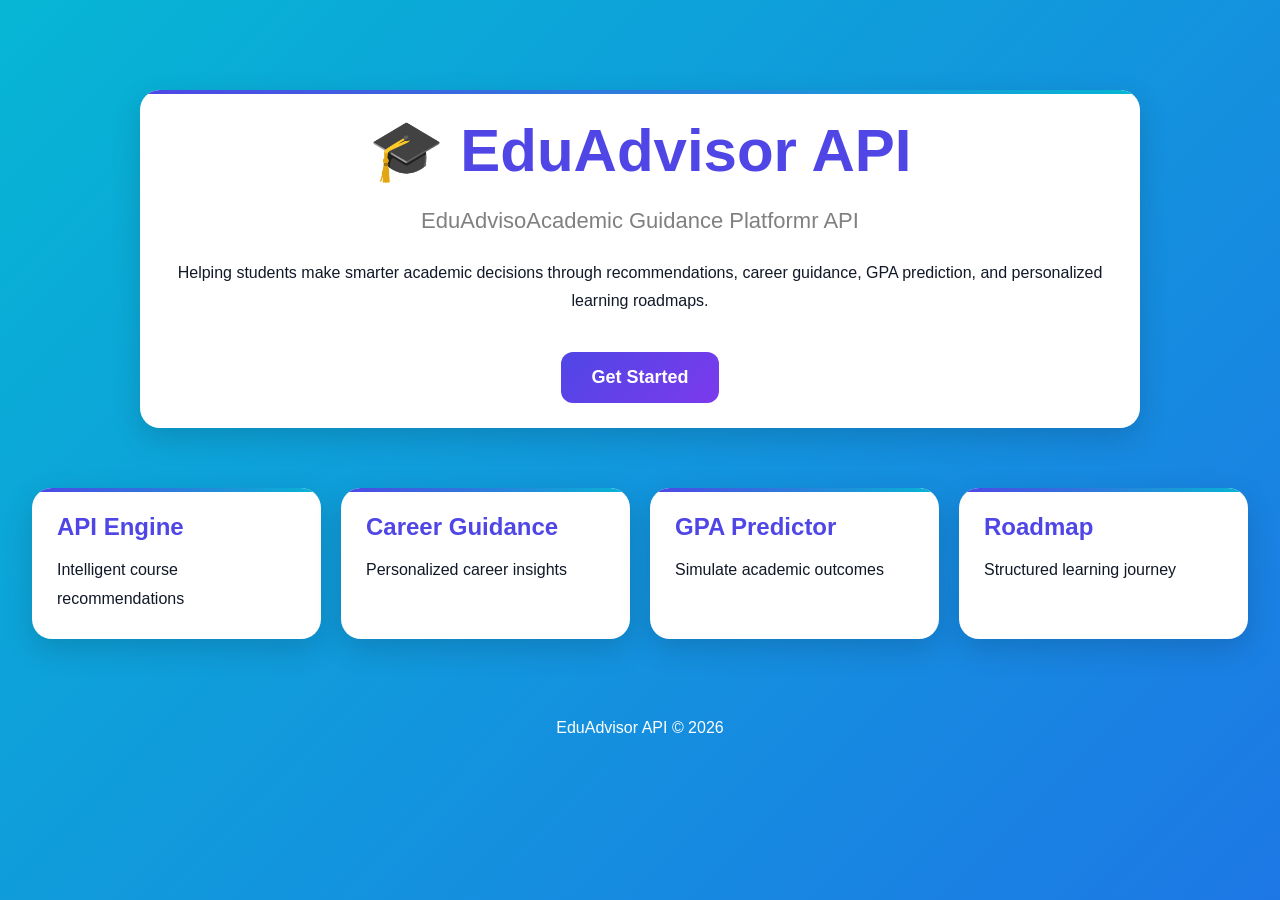
<file: frontend/index.html>
<!DOCTYPE html>
<html>

<head>

    <title>EduAdvisor API</title>

    <link rel="stylesheet" href="css/style.css">

</head>

<body>

<div class="container">

    <div class="card"
    style="
    max-width:1000px;
    margin:60px auto;
    text-align:center;
    ">

        <h1 style="
        font-size:60px;
        ">
            🎓 EduAdvisor API
        </h1>

        <p style="
        font-size:22px;
        color:gray;
        margin-top:15px;
        ">
            EduAdvisoAcademic Guidance Platformr API
        </p>

        <br>

        <p>
            Helping students make smarter academic
            decisions through  recommendations,
            career guidance, GPA prediction,
            and personalized learning roadmaps.
        </p>

        <br><br>

        <button
        onclick="
        window.location.href='login.html'
        "
        style="
        font-size:18px;
        padding:15px 30px;
        ">
             Get Started
        </button>

    </div>

    <div class="stats-grid">

        <div class="card">

            <h2> API Engine</h2>

            <p>
                Intelligent course recommendations
            </p>

        </div>

        <div class="card">

            <h2> Career Guidance</h2>

            <p>
                Personalized career insights
            </p>

        </div>

        <div class="card">

            <h2> GPA Predictor</h2>

            <p>
                Simulate academic outcomes
            </p>

        </div>

        <div class="card">

            <h2>Roadmap</h2>

            <p>
                Structured learning journey
            </p>

        </div>

    </div>

    <div class="footer">

         EduAdvisor API © 2026

    </div>

</div>

</body>

</html>
</file>
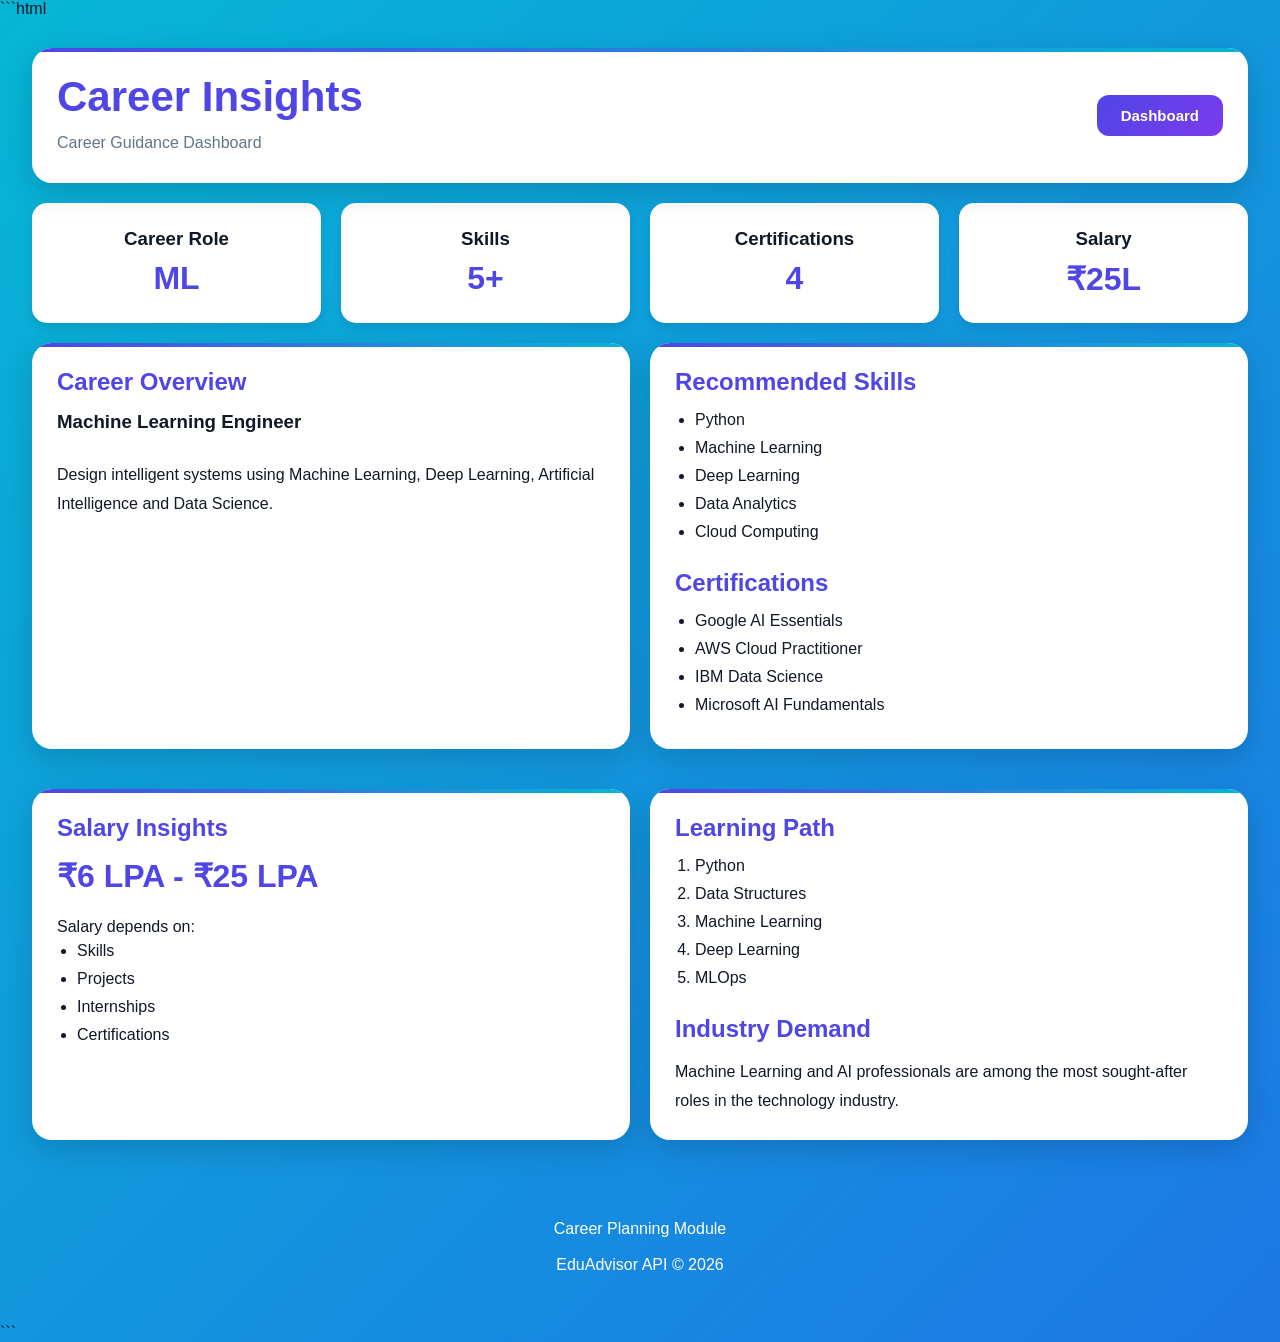
<file: frontend/career.html>
```html
<!DOCTYPE html>
<html>

<head>

    <title>Career Insights</title>

    <link rel="stylesheet" href="css/style.css">

</head>

<body>

<div class="container">

    <!-- Header -->

    <div class="card">

        <div class="page-header">

            <div>

                <h1>
                    Career Insights
                </h1>

                <p style="
                color:#64748b;
                margin-top:8px;
                ">
                    Career Guidance Dashboard
                </p>

            </div>

            <button
                onclick="
                window.location.href='dashboard.html'
                "
            >
                Dashboard
            </button>

        </div>

    </div>

    <!-- Statistics -->

    <div class="stats-grid">

        <div class="stat-card">

            <h3>Career Role</h3>

            <h1>ML</h1>

        </div>

        <div class="stat-card">

            <h3>Skills</h3>

            <h1>5+</h1>

        </div>

        <div class="stat-card">

            <h3>Certifications</h3>

            <h1>4</h1>

        </div>

        <div class="stat-card">

            <h3>Salary</h3>

            <h1>₹25L</h1>

        </div>

    </div>

    <!-- Career Content -->

    <div
        id="careerInsights"
        style="
        display:grid;
        grid-template-columns:
        repeat(auto-fit,minmax(500px,1fr));
        gap:20px;
        "
    >
    </div>

    <!-- Footer -->

    <div class="footer">

        Career Planning Module

        <br><br>

        EduAdvisor API © 2026

    </div>

</div>

<script src="js/career.js"></script>

</body>

</html>
```
</file>
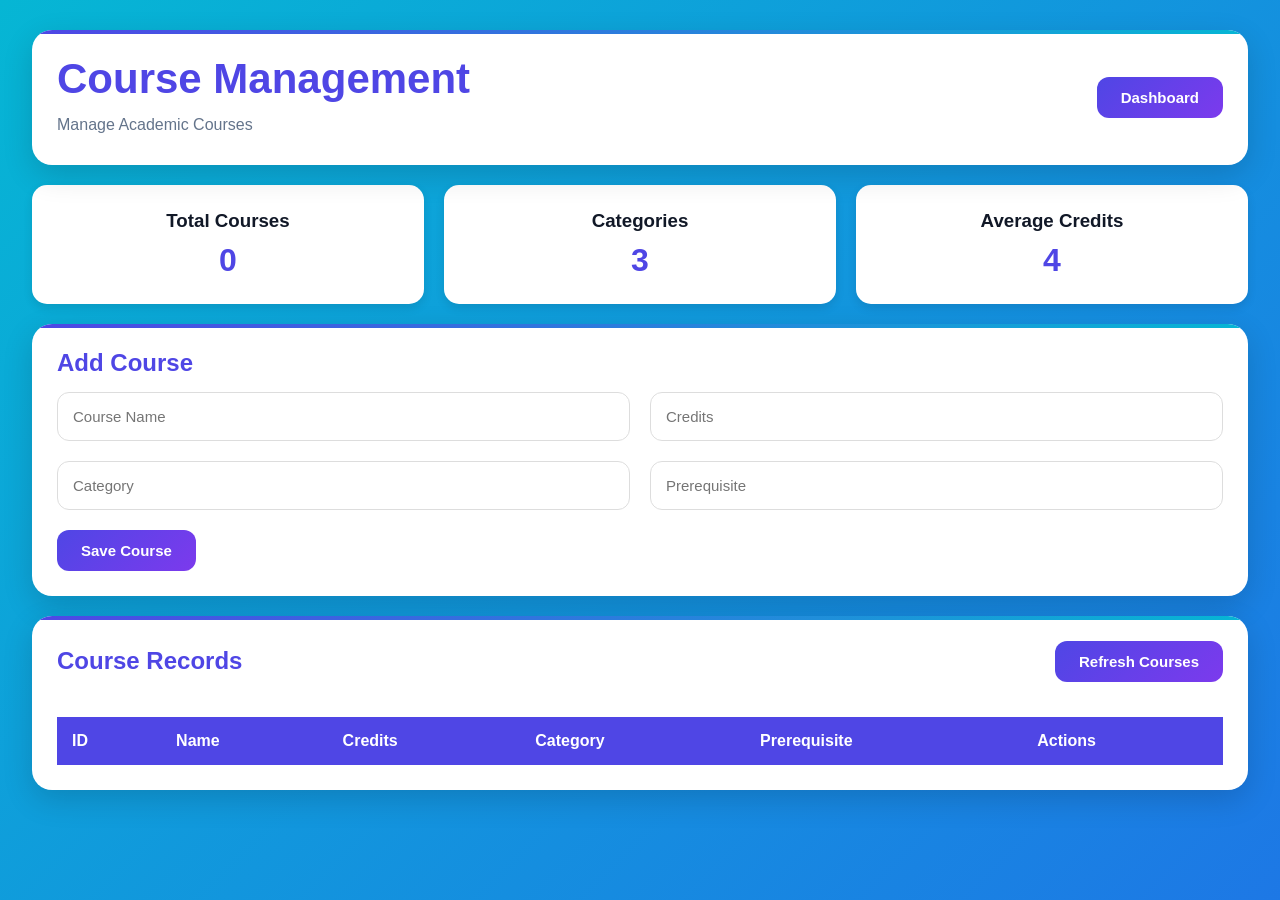
<file: frontend/courses.html>
<!DOCTYPE html>
<html>

<head>

    <title>Course Management</title>

    <link rel="stylesheet" href="css/style.css">

</head>

<body>

<div class="container">

    <!-- Header -->

    <div class="card">

        <div class="page-header">

            <div>

                <h1>
                    Course Management
                </h1>

                <p style="
                color:#64748b;
                margin-top:8px;
                ">
                    Manage Academic Courses
                </p>

            </div>

            <button
                onclick="
                window.location.href='dashboard.html'
                "
            >
                Dashboard
            </button>

        </div>

    </div>

    <!-- Statistics -->

    <div class="stats-grid">

        <div class="stat-card">

            <h3>Total Courses</h3>

            <h1 id="courseCount">
                0
            </h1>

        </div>

        <div class="stat-card">

            <h3>Categories</h3>

            <h1>
                3
            </h1>

        </div>

        <div class="stat-card">

            <h3>Average Credits</h3>

            <h1>
                4
            </h1>

        </div>

    </div>

    <!-- Add Course -->

    <div class="card">

        <h2>
            Add Course
        </h2>

        <div class="form-grid">

            <input
                type="text"
                id="course_name"
                placeholder="Course Name"
            >

            <input
                type="number"
                id="credits"
                placeholder="Credits"
            >

            <input
                type="text"
                id="category"
                placeholder="Category"
            >

            <input
                type="text"
                id="prerequisite"
                placeholder="Prerequisite"
            >

        </div>

        <button
            onclick="saveCourse()"
        >
            Save Course
        </button>

    </div>

    <!-- Course Records -->

    <div class="card">

        <div style="
        display:flex;
        justify-content:space-between;
        align-items:center;
        margin-bottom:20px;
        ">

            <h2 style="margin:0;">
                Course Records
            </h2>

            <button
                onclick="loadCourses()"
            >
                Refresh Courses
            </button>

        </div>

        <div style="
        overflow-x:auto;
        ">

            <table>

                <thead>

                    <tr>

                        <th>ID</th>
                        <th>Name</th>
                        <th>Credits</th>
                        <th>Category</th>
                        <th>Prerequisite</th>
                        <th>Actions</th>

                    </tr>

                </thead>

                <tbody
                    id="courseTable"
                >
                </tbody>

            </table>

        </div>

    </div>

</div>

<script src="js/api.js"></script>
<script src="js/courses.js"></script>

</body>

</html>
</file>
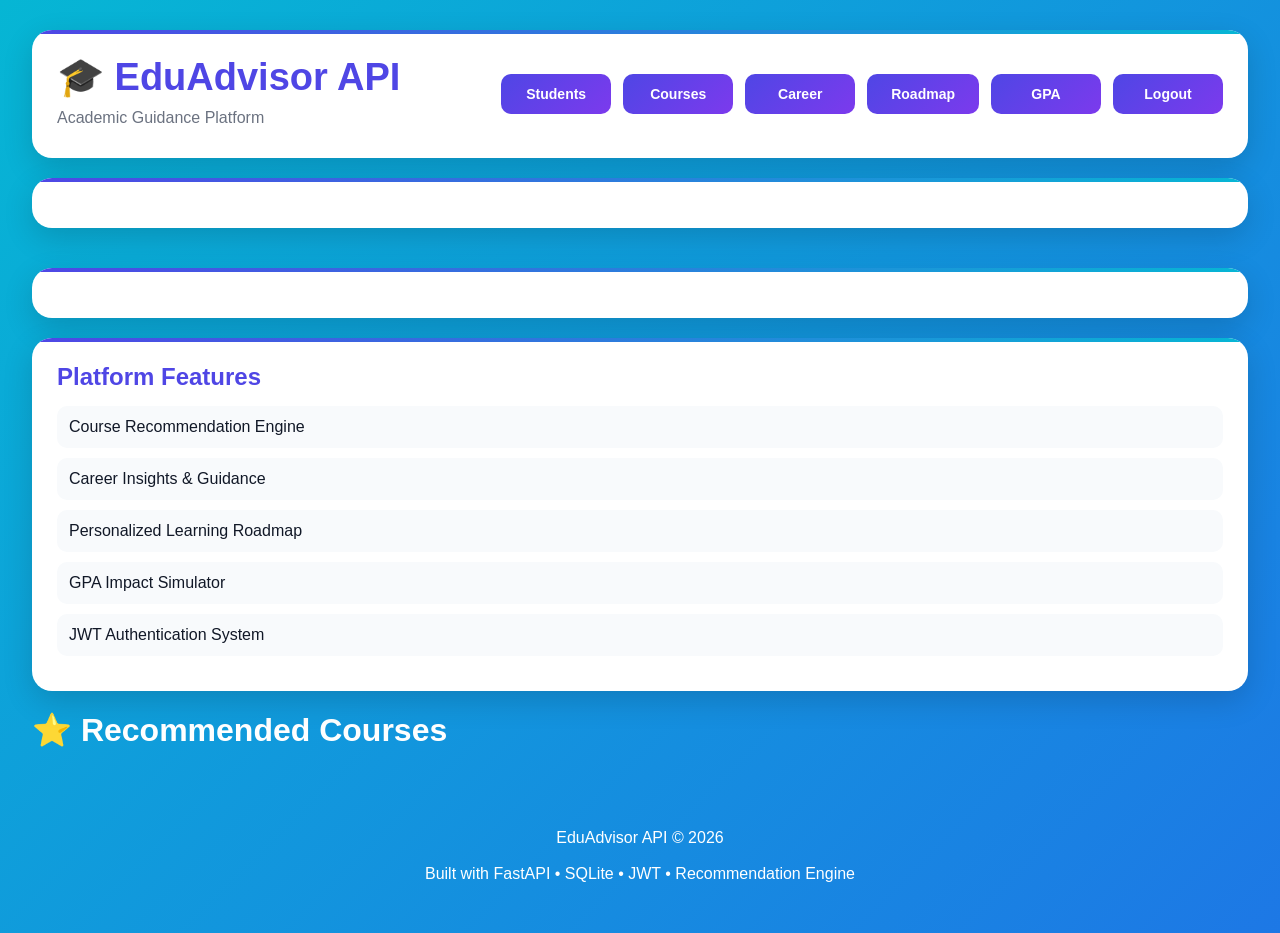
<file: frontend/dashboard.html>
<!DOCTYPE html>
<html>

<head>

    <title>EduAdvisor API Dashboard</title>

    <link rel="stylesheet" href="css/style.css">

</head>

<body>

<div class="container">

    <!-- Navbar -->

 <div class="card navbar">

    <div class="logo-section">

        <h1>🎓 EduAdvisor API</h1>

        <p class="subtitle">
            Academic Guidance Platform
        </p>

    </div>

    <div class="nav-buttons">

        <button onclick="window.location.href='students.html'">
            Students
        </button>

        <button onclick="window.location.href='courses.html'">
            Courses
        </button>

        <button onclick="window.location.href='career.html'">
            Career
        </button>

        <button onclick="window.location.href='roadmap.html'">
            Roadmap
        </button>

        <button onclick="window.location.href='gpa.html'">
            GPA
        </button>

        <button onclick="logout()">
            Logout
        </button>

    </div>

</div>

    <!-- Student Profile -->

    <div
    id="studentCard"
    class="card"
    style="
    margin-top:20px;
    margin-bottom:20px;
    ">
    </div>

    <!-- Stats -->

    <div
    id="stats"
    class="stats-grid"
    style="
    margin-bottom:20px;
    ">
    </div>

    <!-- Analytics -->

    <div
    id="analytics"
    class="card"
    style="
    margin-bottom:20px;
    ">
    </div>

    <!-- Features -->

    <div
    class="card"
    style="
    margin-bottom:20px;
    ">

        <h2>
             Platform Features
        </h2>

        <div class="feature-item">
             Course Recommendation Engine
        </div>

        <div class="feature-item">
            Career Insights & Guidance
        </div>

        <div class="feature-item">
             Personalized Learning Roadmap
        </div>

        <div class="feature-item">
             GPA Impact Simulator
        </div>

        <div class="feature-item">
             JWT Authentication System
        </div>

    </div>

    <!-- Recommended Courses -->

    <h2 style="
    color:white;
    font-size:32px;
    margin-bottom:20px;
    ">
        ⭐ Recommended Courses
    </h2>

    <div
    id="recommendations"
    class="course-grid">
    </div>

    <!-- Footer -->

    <div class="footer">

         EduAdvisor API © 2026

        <br><br>

        Built with FastAPI • SQLite • JWT • Recommendation Engine

    </div>

</div>

<script src="js/api.js"></script>
<script src="js/dashboard.js"></script>

</body>

</html>
</file>
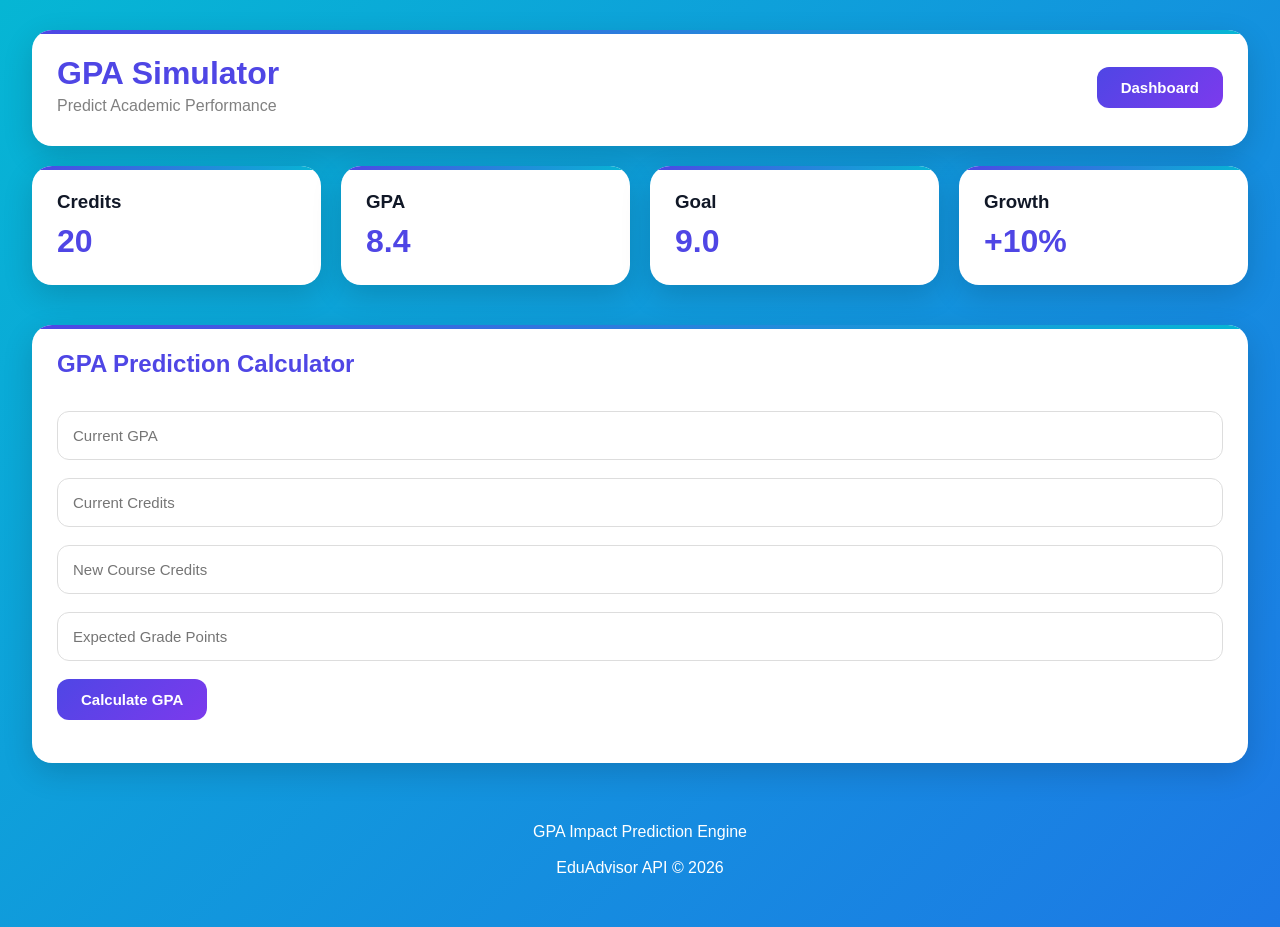
<file: frontend/gpa.html>
<!DOCTYPE html>
<html>

<head>

    <title>GPA Impact Simulator</title>

    <link rel="stylesheet" href="css/style.css">

</head>

<body>

<div class="container">

    <!-- Navbar -->

    <div class="card navbar">

        <div>

            <h1>
                 GPA Simulator
            </h1>

            <p style="
            color:gray;
            ">
                Predict Academic Performance
            </p>

        </div>

        <div>

            <button
            onclick="
            window.location.href='dashboard.html'
            ">
                Dashboard
            </button>

        </div>

    </div>

    <!-- Statistics -->

    <div class="stats-grid"
    style="
    margin-top:20px;
    margin-bottom:20px;
    ">

        <div class="card">

            <h3>
                 Credits
            </h3>

            <h1>
                20
            </h1>

        </div>

        <div class="card">

            <h3>
                 GPA
            </h3>

            <h1>
                8.4
            </h1>

        </div>

        <div class="card">

            <h3>
                Goal
            </h3>

            <h1>
                9.0
            </h1>

        </div>

        <div class="card">

            <h3>
                 Growth
            </h3>

            <h1>
                +10%
            </h1>

        </div>

    </div>

    <!-- Calculator -->

    <div class="card">

        <h2>
            GPA Prediction Calculator
        </h2>

        <br>

        <input
        type="number"
        id="current_gpa"
        placeholder="Current GPA"
        >

        <br><br>

        <input
        type="number"
        id="current_credits"
        placeholder="Current Credits"
        >

        <br><br>

        <input
        type="number"
        id="new_course_credits"
        placeholder="New Course Credits"
        >

        <br><br>

        <input
        type="number"
        id="expected_grade_points"
        placeholder="Expected Grade Points"
        >

        <br><br>

        <button
        onclick="simulateGPA()">
            Calculate GPA
        </button>

        <br><br>

        <div
        id="resultCard"
        style="
        display:none;
        ">

            <div class="card">

                <h2>
                    Prediction Result
                </h2>

                <h1
                id="result">
                </h1>

            </div>

        </div>

    </div>

    <!-- Footer -->

    <div class="footer">

        GPA Impact Prediction Engine

        <br><br>

        EduAdvisor API © 2026

    </div>

</div>

<script src="js/api.js"></script>
<script src="js/gpa.js"></script>

</body>

</html>
</file>
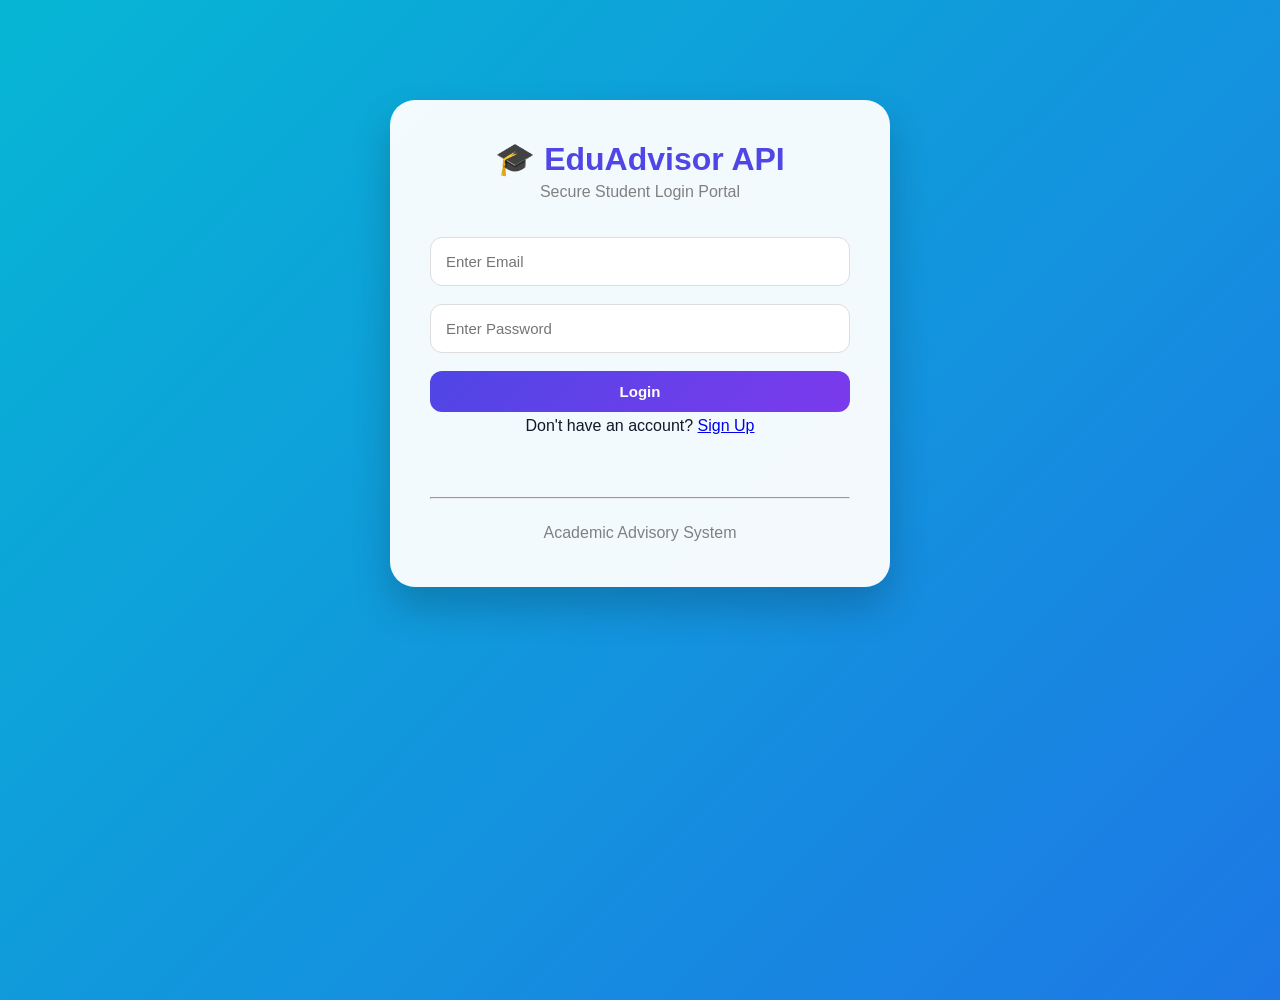
<file: frontend/login.html>
<!DOCTYPE html>
<html>

<head>

    <title>Login - EduAdvisor API</title>

    <link rel="stylesheet" href="css/style.css">

</head>

<body>

<div class="login-container">

    <h1>
        🎓 EduAdvisor API
    </h1>

    <p style="
    color:gray;
    margin-bottom:30px;
    ">
        Secure Student Login Portal
    </p>

    <input
    type="email"
    id="email"
    placeholder="Enter Email"
    >

    <br><br>

    <input
    type="password"
    id="password"
    placeholder="Enter Password"
    >

    <br><br>

    <button
    onclick="login()"
    style="
    width:100%;
    ">
        Login
    </button>
    <p>

    Don't have an account?

    <a href="signup.html">
        Sign Up
    </a>

</p>

    <br><br>

    <p id="message"></p>

    <hr
    style="
    margin:20px 0;
    ">

    <p style="
    color:gray;
    ">
        Academic Advisory System
    </p>

</div>

<script src="js/api.js"></script>
<script src="js/login.js"></script>

</body>

</html>
</file>
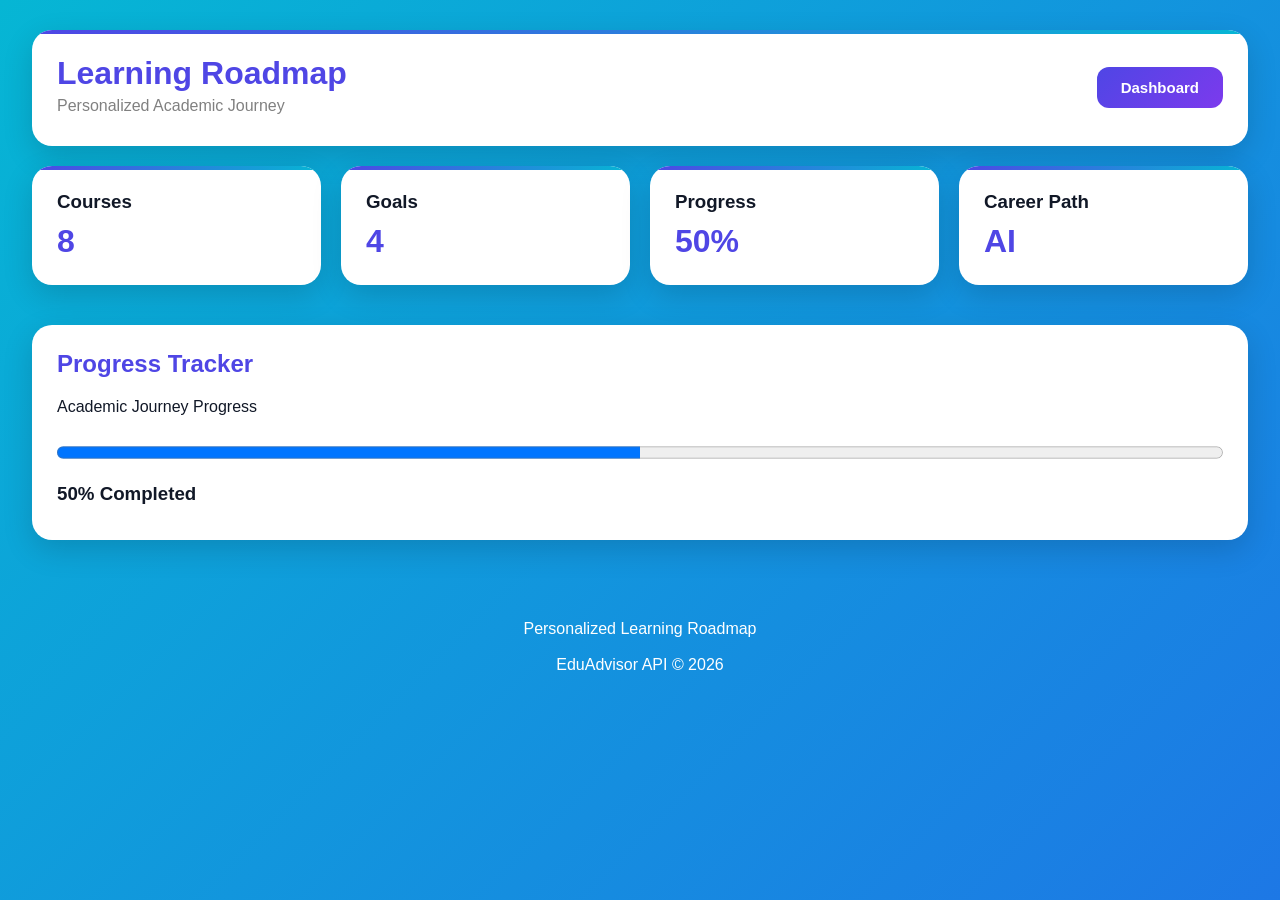
<file: frontend/roadmap.html>
<!DOCTYPE html>
<html>

<head>

    <title>Learning Roadmap</title>

    <link rel="stylesheet" href="css/style.css">

</head>

<body>

<div class="container">

    <!-- Navbar -->

    <div class="card navbar">

        <div>

            <h1>
                 Learning Roadmap
            </h1>

            <p style="
            color:gray;
            ">
                Personalized Academic Journey
            </p>

        </div>

        <div>

            <button
            onclick="
            window.location.href='dashboard.html'
            ">
                 Dashboard
            </button>

        </div>

    </div>

    <!-- Stats -->

    <div class="stats-grid"
    style="
    margin-top:20px;
    margin-bottom:20px;
    ">

        <div class="card">

            <h3>
                 Courses
            </h3>

            <h1>
                8
            </h1>

        </div>

        <div class="card">

            <h3>
                Goals
            </h3>

            <h1>
                4
            </h1>

        </div>

        <div class="card">

            <h3>
                Progress
            </h3>

            <h1>
                50%
            </h1>

        </div>

        <div class="card">

            <h3>
                 Career Path
            </h3>

            <h1>
                AI
            </h1>

        </div>

    </div>

    <!-- Progress Tracker -->

    <div class="progress-box"
    style="
    margin-bottom:20px;
    ">

        <h2>
            Progress Tracker
        </h2>

        <p>
            Academic Journey Progress
        </p>

        <br>

        <progress
        value="2"
        max="4">
        </progress>

        <br><br>

        <h3>
            50% Completed
        </h3>

    </div>

    <!-- Roadmap -->

    <div
    id="roadmap"
    class="course-grid">
    </div>

    <!-- Footer -->

    <div class="footer">

        Personalized Learning Roadmap

        <br><br>

        EduAdvisor API © 2026

    </div>

</div>

<script src="js/api.js"></script>
<script src="js/roadmap.js"></script>

</body>

</html>
</file>
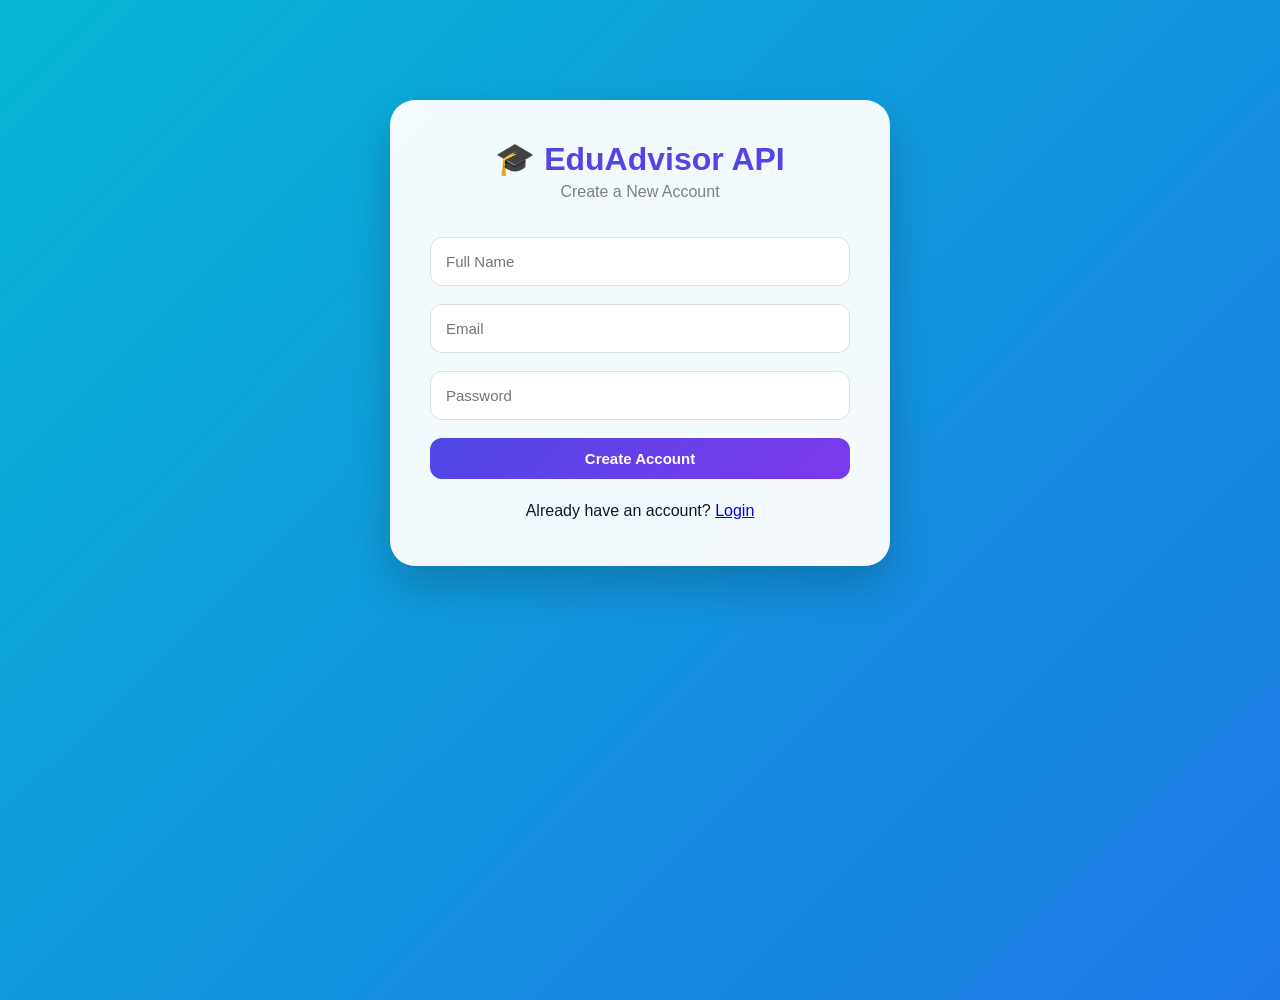
<file: frontend/signup.html>
<!DOCTYPE html>
<html>

<head>

    <title>Sign Up - EduAdvisor</title>

    <link rel="stylesheet" href="css/style.css">

</head>

<body>

<div class="login-container">

    <h1>
        🎓 EduAdvisor API
    </h1>

    <p style="
    color:gray;
    margin-bottom:30px;
    ">
        Create a New Account
    </p>

    <input
    type="text"
    id="full_name"
    placeholder="Full Name"
    >

    <br><br>

    <input
    type="email"
    id="email"
    placeholder="Email"
    >

    <br><br>

    <input
    type="password"
    id="password"
    placeholder="Password"
    >

    <br><br>

    <button
    onclick="signup()"
    style="
    width:100%;
    ">
        Create Account
    </button>

    <br><br>

    <p id="message"></p>

    <p>

        Already have an account?

        <a href="login.html">
            Login
        </a>

    </p>

</div>

<script src="js/api.js"></script>
<script src="js/signup.js"></script>

</body>

</html>
</file>
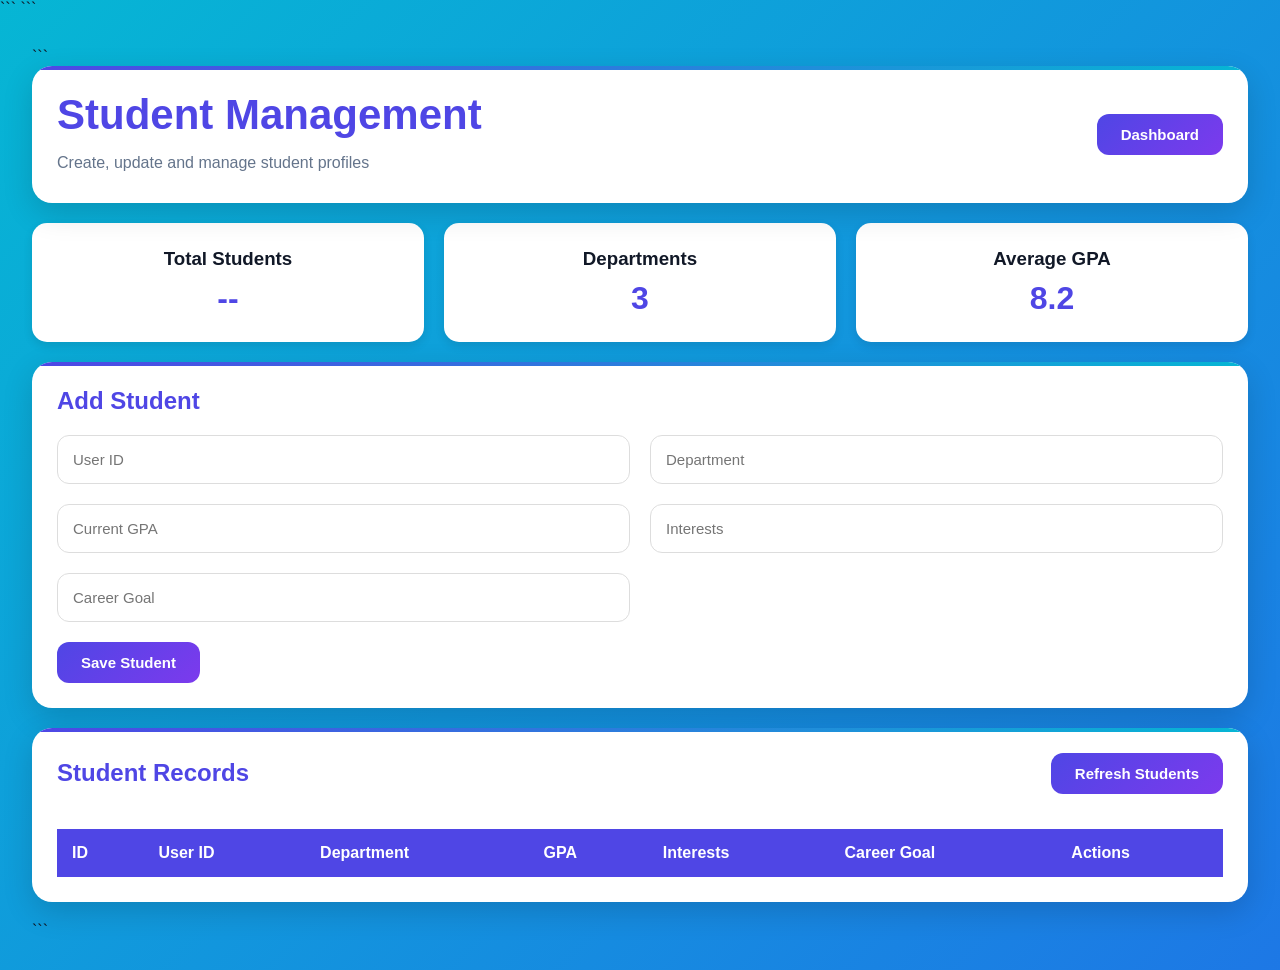
<file: frontend/students.html>
<!DOCTYPE html>

<html>

<head>

```
<title>Student Management</title>

<link rel="stylesheet" href="css/style.css">
```

</head>

<body>

<div class="container">

```
<!-- Header -->

<div class="card">

    <div class="page-header">

        <div>

            <h1 style="
                color:#4f46e5;
                margin:0;
                font-size:42px;
            ">
                Student Management
            </h1>

            <p style="
                color:#64748b;
                margin-top:10px;
            ">
                Create, update and manage student profiles
            </p>

        </div>

        <button
            onclick="
            window.location.href=
            'dashboard.html'
            "
        >
            Dashboard
        </button>

    </div>

</div>

<!-- Statistics -->

<div class="stats-grid">

    <div class="stat-card">

        <h3>Total Students</h3>

        <h1 id="studentCount">
            --
        </h1>

    </div>

    <div class="stat-card">

        <h3>Departments</h3>

        <h1>
            3
        </h1>

    </div>

    <div class="stat-card">

        <h3>Average GPA</h3>

        <h1>
            8.2
        </h1>

    </div>

</div>

<!-- Student Form -->

<div class="card">

    <h2 style="
        color:#4f46e5;
        margin-bottom:20px;
    ">
        Add Student
    </h2>

    <div class="form-grid">

        <input
            type="number"
            id="user_id"
            placeholder="User ID"
        >

        <input
            type="text"
            id="department"
            placeholder="Department"
        >

        <input
            type="number"
            step="0.1"
            id="gpa"
            placeholder="Current GPA"
        >

        <input
            type="text"
            id="interests"
            placeholder="Interests"
        >

        <input
            type="text"
            id="career_goal"
            placeholder="Career Goal"
        >

    </div>

    <button
        onclick="saveStudent()"
    >
        Save Student
    </button>

</div>

<!-- Student Records -->

<div class="card">

    <div style="
        display:flex;
        justify-content:space-between;
        align-items:center;
        margin-bottom:20px;
    ">

        <h2 style="
            color:#4f46e5;
            margin:0;
        ">
            Student Records
        </h2>

        <button
            onclick="loadStudents()"
        >
            Refresh Students
        </button>

    </div>

    <div style="
        overflow-x:auto;
    ">

        <table>

            <thead>

                <tr>

                    <th>ID</th>
                    <th>User ID</th>
                    <th>Department</th>
                    <th>GPA</th>
                    <th>Interests</th>
                    <th>Career Goal</th>
                    <th>Actions</th>

                </tr>

            </thead>

            <tbody
                id="studentTable"
            >
            </tbody>

        </table>

    </div>

</div>
```

</div>

<script src="js/api.js"></script>

<script src="js/students.js"></script>

</body>

</html>
</file>
<file: frontend/css/style.css>
*{
    margin:0;
    padding:0;
    box-sizing:border-box;
}

body{
    font-family:'Segoe UI', Tahoma, Geneva, Verdana, sans-serif;

    background:linear-gradient(
        -45deg,
        #4f46e5,
        #7c3aed,
        #2563eb,
        #06b6d4
    );

    background-size:400% 400%;
    animation:gradientBG 12s ease infinite;

    min-height:100vh;
    color:#111827;
}

@keyframes gradientBG{

    0%{
        background-position:0% 50%;
    }

    50%{
        background-position:100% 50%;
    }

    100%{
        background-position:0% 50%;
    }
}

.container{
    width:95%;
    max-width:1400px;
    margin:auto;
    padding:30px 0;
}

.card{
    background:white;
    border-radius:20px;
    padding:25px;
    margin-bottom:20px;

    box-shadow:
    0 10px 30px rgba(0,0,0,.15);

    transition:.3s;
    position:relative;
    overflow:hidden;
}

.card::before{
    content:"";
    position:absolute;
    top:0;
    left:0;
    width:100%;
    height:4px;

    background:linear-gradient(
        90deg,
        #4f46e5,
        #06b6d4
    );
}

.card:hover{
    transform:translateY(-5px);

    box-shadow:
    0 15px 35px rgba(0,0,0,.2);
}

.page-header{
    display:flex;
    justify-content:space-between;
    align-items:center;
}

.page-header h1{
    color:#4f46e5;
    font-size:42px;
}

.page-header p{
    color:#64748b;
    margin-top:8px;
}

h1{
    color:#4f46e5;
}

h2{
    color:#4f46e5;
    margin-bottom:15px;
}

h3{
    margin-bottom:10px;
}

p{
    line-height:1.8;
}

button{
    background:linear-gradient(
        135deg,
        #4f46e5,
        #7c3aed
    );

    color:white;

    border:none;

    border-radius:12px;

    padding:12px 24px;

    font-size:15px;

    font-weight:600;

    cursor:pointer;

    transition:.3s;
}

button:hover{
    transform:translateY(-2px);

    box-shadow:
    0 8px 20px
    rgba(79,70,229,.4);
}

input,
select{

    width:100%;

    padding:15px;

    border:1px solid #ddd;

    border-radius:12px;

    font-size:15px;

    outline:none;

    transition:.3s;
}

input:focus,
select:focus{

    border-color:#4f46e5;

    box-shadow:
    0 0 10px
    rgba(79,70,229,.2);
}

.form-grid{

    display:grid;

    grid-template-columns:
    repeat(2,1fr);

    gap:20px;

    margin-bottom:20px;
}

.stats-grid{

    display:grid;

    grid-template-columns:
    repeat(auto-fit,minmax(250px,1fr));

    gap:20px;

    margin-bottom:20px;
}

.stat-card{

    background:white;

    padding:25px;

    border-radius:15px;

    text-align:center;

    box-shadow:
    0 4px 10px rgba(0,0,0,.1);
}

.stat-card h1{
    color:#4f46e5;
    margin-top:10px;
}

.course-grid{

    display:grid;

    grid-template-columns:
    repeat(auto-fit,minmax(320px,1fr));

    gap:20px;
}

.badge{

    background:
    linear-gradient(
    135deg,
    #4f46e5,
    #7c3aed
    );

    color:white;

    padding:6px 12px;

    border-radius:30px;

    display:inline-block;

    font-size:12px;

    margin-bottom:15px;
}

table{

    width:100%;

    border-collapse:collapse;

    margin-top:15px;

    background:white;
}

th{

    background:#4f46e5;

    color:white;

    padding:15px;

    text-align:left;
}

td{

    padding:15px;

    border-bottom:
    1px solid #eee;
}

tr:hover{
    background:#f8fafc;
}

.footer{

    text-align:center;

    color:white;

    margin-top:40px;

    padding:20px;
}

.login-container{

    width:500px;

    background:
    rgba(255,255,255,.95);

    padding:40px;

    border-radius:25px;

    box-shadow:
    0 20px 40px rgba(0,0,0,.2);

    text-align:center;

    margin:auto;

    margin-top:100px;
}

.feature-item{

    padding:12px;

    border-radius:10px;

    background:#f8fafc;

    margin-bottom:10px;
}

.progress-box{

    background:white;

    border-radius:20px;

    padding:25px;

    box-shadow:
    0 10px 30px rgba(0,0,0,.15);
}

progress{
    width:100%;
    height:25px;
}

ul{
    padding-left:20px;
}

li{
    margin-bottom:10px;
}

@media(max-width:768px){

    .page-header{
        flex-direction:column;
        gap:15px;
    }

    .form-grid{
        grid-template-columns:1fr;
    }

    .container{
        width:98%;
    }

    .login-container{
        width:95%;
    }

    table{
        font-size:12px;
    }

    button{
        width:100%;
    }
}
.logo-section h1{
    margin:0;
    font-size:38px;
}

.subtitle{
    color:#6b7280;
    margin-top:5px;
}

.navbar{
    display:flex;
    justify-content:space-between;
    align-items:center;
    gap:30px;
}

.nav-buttons{
    display:flex;
    gap:12px;
    flex-wrap:wrap;
}

.nav-buttons button{

    min-width:110px;

    border-radius:10px;

    font-size:14px;

    font-weight:600;
}

@media(max-width:900px){

    .navbar{

        flex-direction:column;

        align-items:flex-start;
    }

    .nav-buttons{

        width:100%;

        justify-content:center;
    }
}
.card{
    background:white;
    border-radius:20px;
    padding:25px;
    box-shadow:
    0 10px 30px rgba(0,0,0,.15);

    transition:.3s;
}

.card:hover{
    transform:translateY(-6px);
}
</file>
